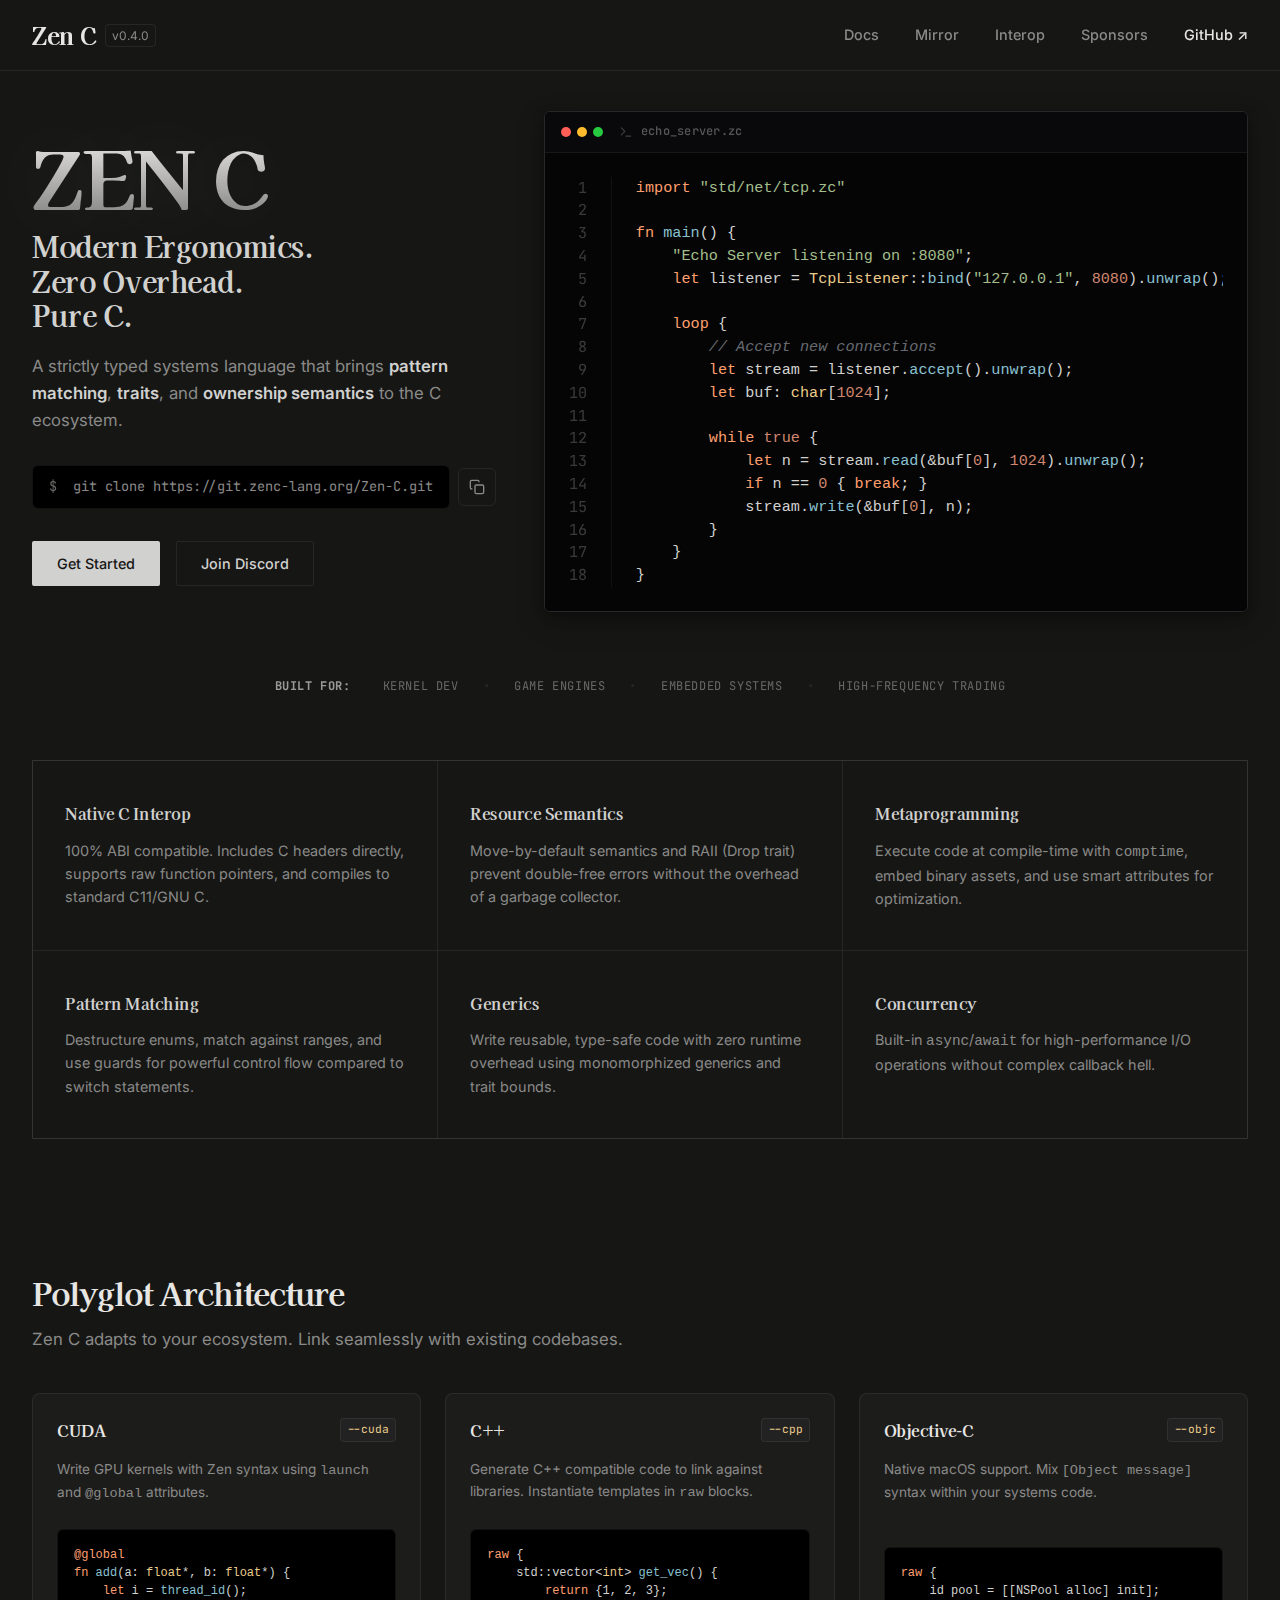
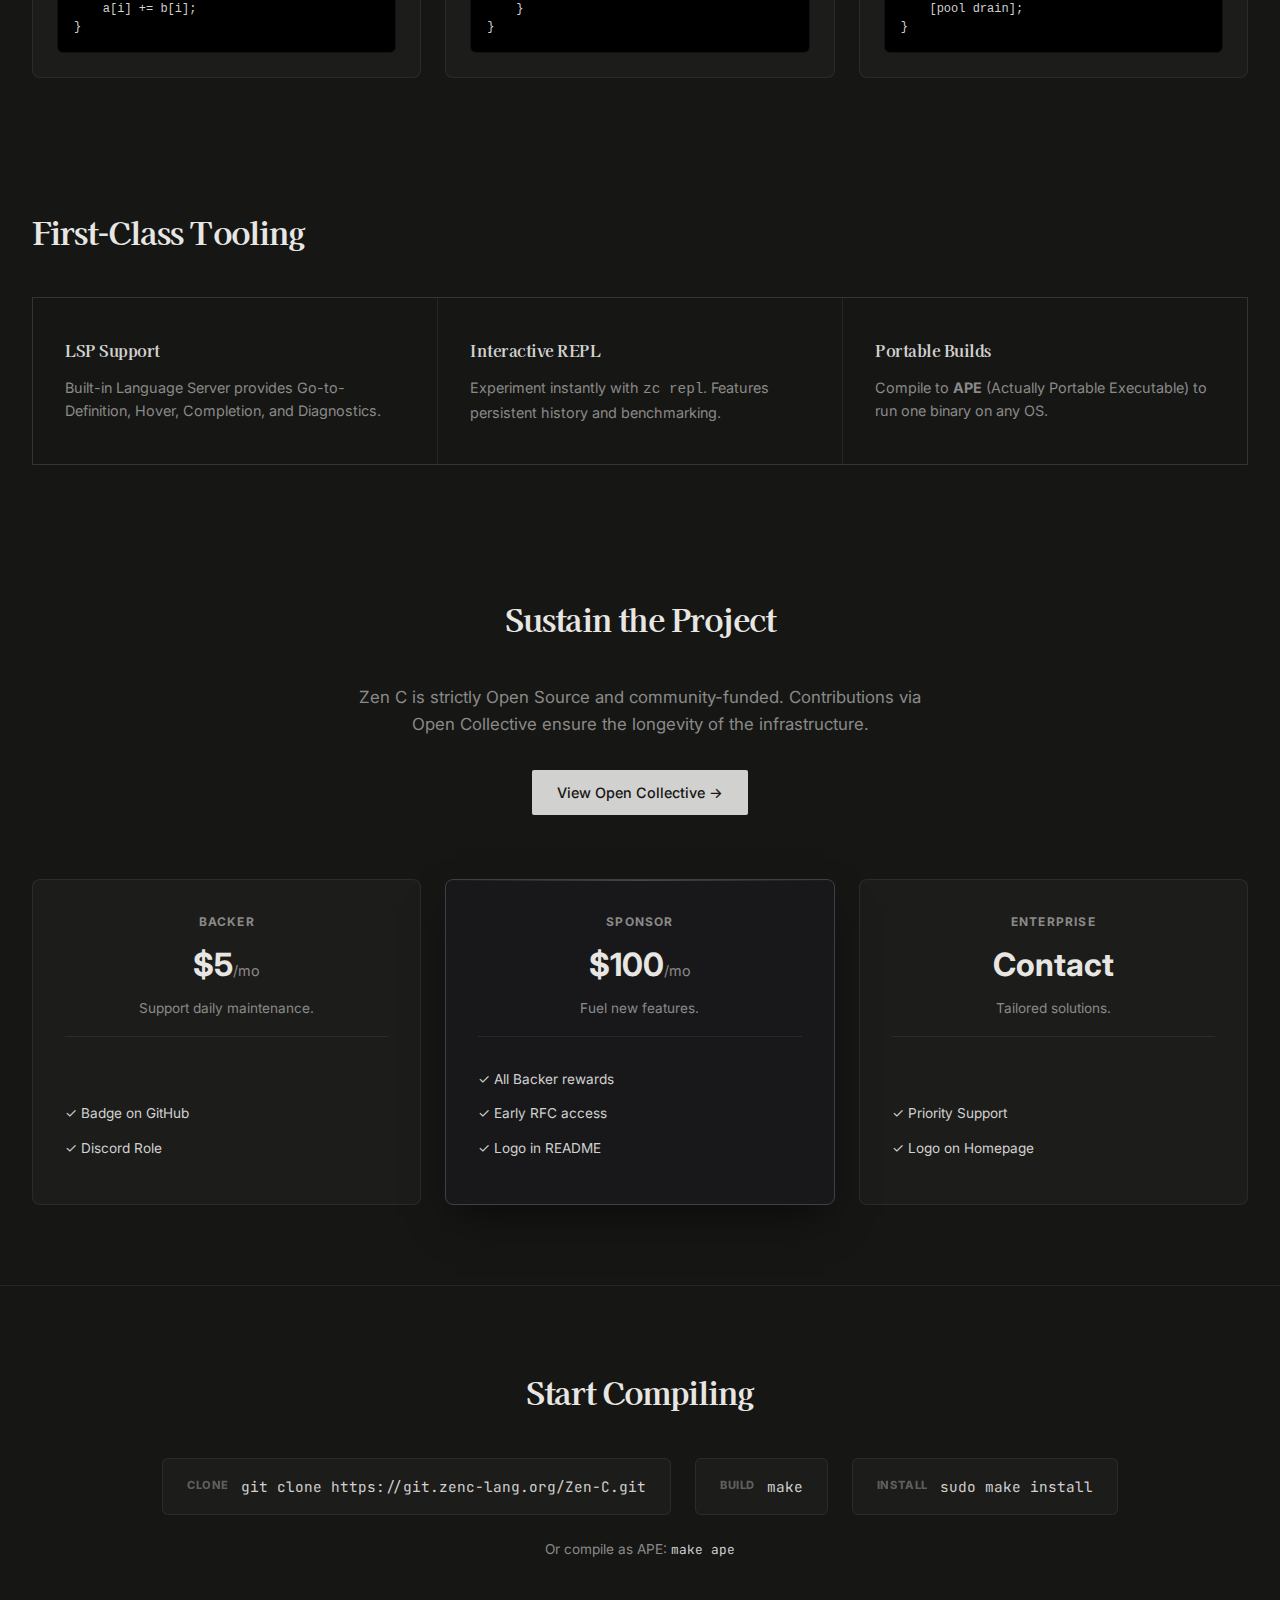
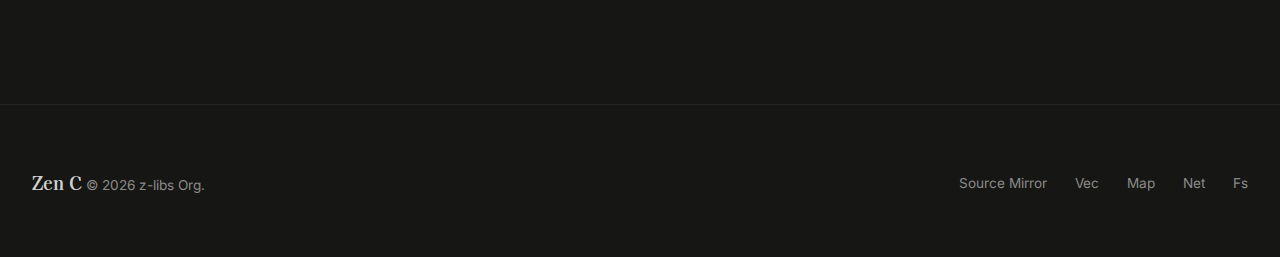
<file: zenc/index.html>
<!DOCTYPE html>
<html lang="en">

<head>
    <meta charset="UTF-8">
    <meta name="viewport" content="width=device-width, initial-scale=1.0">
    <title>Zen C - Modern Ergonomics. Pure C.</title>
    <meta name="description"
        content="A modern systems programming language that compiles to human-readable C11 with zero overhead.">
    <link rel="stylesheet" href="style.css">

    <link rel="preconnect" href="https://fonts.googleapis.com">
    <link rel="preconnect" href="https://fonts.gstatic.com" crossorigin>
    <link
        href="https://fonts.googleapis.com/css2?family=Inter:wght@400;500;600;700&family=JetBrains+Mono:wght@400;500;700&family=Kaisei+Tokumin:wght@500;700;800&display=swap"
        rel="stylesheet">

    <link rel="icon"
        href="data:image/svg+xml,<svg xmlns=%22http://www.w3.org/2000/svg%22 viewBox=%220 0 100 100%22><text y=%22.9em%22 font-size=%2290%22>🟩</text></svg>">
</head>

<body>

    <div class="grid-bg"></div>
    <div class="glow-decoration"></div>

    <header>
        <div class="container nav-container">
            <div class="logo">Zen C <span class="version">v0.4.0</span></div>
            <nav>
                <a href="https://github.com/z-libs/Zen-C/blob/main/README.md">Docs</a>
                <a href="https://git.zenc-lang.org/">Mirror</a>
                <a href="#interop">Interop</a>
                <a href="#sponsors">Sponsors</a>
                <a href="https://github.com/z-libs/Zen-C" class="github-link">GitHub ↗</a>
            </nav>
        </div>
    </header>

    <main>
        <section class="hero container">
            <div class="hero-text">
                <h1 class="mega-title">ZEN C</h1>
                <h2 class="sub-title">Modern Ergonomics.<br>Zero Overhead.<br>Pure C.</h2>

                <p class="lead">
                    A strictly typed systems language that brings <strong>pattern matching</strong>,
                    <strong>traits</strong>, and <strong>ownership semantics</strong> to the C ecosystem.
                </p>

                <div class="cmd-line-wrapper">
                    <div class="cmd-line" id="install-cmd">
                        <span class="prompt">$</span> git clone https://git.zenc-lang.org/Zen-C.git
                    </div>
                    <button class="copy-btn" aria-label="Copy to clipboard" onclick="copyToClipboard()">
                        <svg width="16" height="16" viewBox="0 0 24 24" fill="none" stroke="currentColor"
                            stroke-width="2">
                            <rect x="9" y="9" width="13" height="13" rx="2" ry="2"></rect>
                            <path d="M5 15H4a2 2 0 0 1-2-2V4a2 2 0 0 1 2-2h9a2 2 0 0 1 2 2v1"></path>
                        </svg>
                    </button>
                    <span class="copy-feedback" id="copy-feedback">COPIED</span>
                </div>

                <div class="hero-actions">
                    <a href="https://github.com/z-libs/Zen-C" class="btn btn-primary">Get Started</a>
                    <a href="https://discord.com/invite/q6wEsCmkJP" class="btn btn-secondary">Join Discord</a>
                </div>
            </div>

            <div class="hero-code">
                <div class="code-header-simple">
                    <div class="window-controls">
                        <span class="control red"></span>
                        <span class="control yellow"></span>
                        <span class="control green"></span>
                    </div>
                    <!-- Moved title to be centered or next to controls via CSS -->
                    <div class="file-info">
                        <svg xmlns="http://www.w3.org/2000/svg" width="14" height="14" viewBox="0 0 24 24" fill="none"
                            stroke="currentColor" stroke-width="2" stroke-linecap="round" stroke-linejoin="round"
                            class="terminal-icon">
                            <polyline points="4 17 10 11 4 5"></polyline>
                            <line x1="12" y1="19" x2="20" y2="19"></line>
                        </svg>
                        <span class="file-name-mono">echo_server.zc</span>
                    </div>
                </div>

                <div class="code-body">
                    <div class="line-numbers">
                        <span>1</span>
                        <span>2</span>
                        <span>3</span>
                        <span>4</span>
                        <span>5</span>
                        <span>6</span>
                        <span>7</span>
                        <span>8</span>
                        <span>9</span>
                        <span>10</span>
                        <span>11</span>
                        <span>12</span>
                        <span>13</span>
                        <span>14</span>
                        <span>15</span>
                        <span>16</span>
                        <span>17</span>
                        <span>18</span>
                    </div>
                    <pre><code><span class="kwd">import</span> <span class="str">"std/net/tcp.zc"</span>

<span class="kwd">fn</span> <span class="fn">main</span>() {
    <span class="str">"Echo Server listening on :8080"</span>;
    <span class="kwd">let</span> listener = <span class="typ">TcpListener</span>::<span class="fn">bind</span>(<span class="str">"127.0.0.1"</span>, <span class="num">8080</span>).<span class="fn">unwrap</span>();

    <span class="kwd">loop</span> {
        <span class="com">// Accept new connections</span>
        <span class="kwd">let</span> stream = listener.<span class="fn">accept</span>().<span class="fn">unwrap</span>();
        <span class="kwd">let</span> buf: <span class="typ">char</span>[<span class="num">1024</span>];
        
        <span class="kwd">while</span> <span class="num">true</span> {
            <span class="kwd">let</span> n = stream.<span class="fn">read</span>(&buf[<span class="num">0</span>], <span class="num">1024</span>).<span class="fn">unwrap</span>();
            <span class="kwd">if</span> n == <span class="num">0</span> { <span class="kwd">break</span>; }
            stream.<span class="fn">write</span>(&buf[<span class="num">0</span>], n);
        }
    }
}</code></pre>
                </div>
            </div>
        </section>

        <div class="container">
            <div class="use-cases-ticker">
                <span class="uc-label">BUILT FOR:</span>
                <span class="uc-item">KERNEL DEV</span>
                <span class="uc-dot">•</span>
                <span class="uc-item">GAME ENGINES</span>
                <span class="uc-dot">•</span>
                <span class="uc-item">EMBEDDED SYSTEMS</span>
                <span class="uc-dot">•</span>
                <span class="uc-item">HIGH-FREQUENCY TRADING</span>
            </div>
        </div>

        <section class="container">
            <div class="features-grid">
                <div class="feature-card">
                    <h3>Native C Interop</h3>
                    <p>100% ABI compatible. Includes C headers directly, supports raw function pointers, and compiles to
                        standard C11/GNU C.</p>
                </div>
                <div class="feature-card">
                    <h3>Resource Semantics</h3>
                    <p>Move-by-default semantics and RAII (Drop trait) prevent double-free errors without the overhead
                        of a
                        garbage collector.</p>
                </div>
                <div class="feature-card">
                    <h3>Metaprogramming</h3>
                    <p>Execute code at compile-time with <code>comptime</code>, embed binary assets, and use smart
                        attributes for optimization.</p>
                </div>
                <div class="feature-card">
                    <h3>Pattern Matching</h3>
                    <p>Destructure enums, match against ranges, and use guards for powerful control flow compared to
                        switch
                        statements.</p>
                </div>
                <div class="feature-card">
                    <h3>Generics</h3>
                    <p>Write reusable, type-safe code with zero runtime overhead using monomorphized generics and trait
                        bounds.</p>
                </div>
                <div class="feature-card">
                    <h3>Concurrency</h3>
                    <p>Built-in <code>async</code>/<code>await</code> for high-performance I/O operations without
                        complex
                        callback hell.</p>
                </div>
            </div>
        </section>

        <section id="interop" class="container section-pad">
            <div class="section-header">
                <h2 class="section-title">Polyglot Architecture</h2>
                <p class="section-desc">Zen C adapts to your ecosystem. Link seamlessly with existing codebases.</p>
            </div>

            <div class="interop-grid">
                <div class="interop-card">
                    <div class="interop-header">
                        <h3>CUDA</h3>
                        <span class="flag-badge">--cuda</span>
                    </div>
                    <p>Write GPU kernels with Zen syntax using <code>launch</code> and <code>@global</code> attributes.
                    </p>
                    <div class="mini-code">
                        <pre><code><span class="kwd">@global</span>
<span class="kwd">fn</span> <span class="fn">add</span>(a: <span class="typ">float</span>*, b: <span class="typ">float</span>*) {
    <span class="kwd">let</span> i = <span class="fn">thread_id</span>();
    a[i] += b[i];
}</code></pre>
                    </div>
                </div>

                <div class="interop-card">
                    <div class="interop-header">
                        <h3>C++</h3>
                        <span class="flag-badge">--cpp</span>
                    </div>
                    <p>Generate C++ compatible code to link against libraries. Instantiate templates in <code>raw</code>
                        blocks.</p>
                    <div class="mini-code">
                        <pre><code><span class="kwd">raw</span> {
    std::vector&lt;<span class="typ">int</span>&gt; <span class="fn">get_vec</span>() {
        <span class="kwd">return</span> {1, 2, 3};
    }
}</code></pre>
                    </div>
                </div>

                <div class="interop-card">
                    <div class="interop-header">
                        <h3>Objective-C</h3>
                        <span class="flag-badge">--objc</span>
                    </div>
                    <p>Native macOS support. Mix <code>[Object message]</code> syntax within your systems code.</p>
                    <div class="mini-code">
                        <pre><code><span class="kwd">raw</span> {
    id pool = [[NSPool alloc] init];
    [pool drain];
}</code></pre>
                    </div>
                </div>
            </div>
        </section>

        <section class="container section-pad">
            <div class="section-header">
                <h2 class="section-title">First-Class Tooling</h2>
            </div>
            <div class="features-grid tooling-grid">
                <div class="feature-card">
                    <h3>LSP Support</h3>
                    <p>Built-in Language Server provides Go-to-Definition, Hover, Completion, and Diagnostics.</p>
                </div>
                <div class="feature-card">
                    <h3>Interactive REPL</h3>
                    <p>Experiment instantly with <code>zc repl</code>. Features persistent history and benchmarking.</p>
                </div>
                <div class="feature-card">
                    <h3>Portable Builds</h3>
                    <p>Compile to <strong>APE</strong> (Actually Portable Executable) to run one binary on any OS.</p>
                </div>
            </div>
        </section>

        <section id="sponsors" class="container section-pad">
            <div class="sponsors-container">
                <div class="sponsors-intro">
                    <h2 class="section-title">Sustain the Project</h2>
                    <p class="section-desc">
                        Zen C is strictly Open Source and community-funded.
                        Contributions via Open Collective ensure the longevity of the infrastructure.
                    </p>
                    <a href="https://opencollective.com/z-libs" class="btn btn-primary" target="_blank">
                        View Open Collective &rarr;
                    </a>
                </div>

                <div class="tiers-grid">
                    <div class="tier-card">
                        <div class="tier-name">Backer</div>
                        <div class="tier-price">$5<span>/mo</span></div>
                        <p class="tier-desc">Support daily maintenance.</p>
                        <ul class="tier-features">
                            <li>✓ Badge on GitHub</li>
                            <li>✓ Discord Role</li>
                        </ul>
                    </div>
                    <div class="tier-card featured">
                        <div class="tier-name">Sponsor</div>
                        <div class="tier-price">$100<span>/mo</span></div>
                        <p class="tier-desc">Fuel new features.</p>
                        <ul class="tier-features">
                            <li>✓ All Backer rewards</li>
                            <li>✓ Early RFC access</li>
                            <li>✓ Logo in README</li>
                        </ul>
                    </div>
                    <div class="tier-card">
                        <div class="tier-name">Enterprise</div>
                        <div class="tier-price">Contact</div>
                        <p class="tier-desc">Tailored solutions.</p>
                        <ul class="tier-features">
                            <li>✓ Priority Support</li>
                            <li>✓ Logo on Homepage</li>
                        </ul>
                    </div>
                </div>
            </div>
        </section>

        <section class="container section-pad installation">
            <h2 class="section-title">Start Compiling</h2>
            <div class="install-steps">
                <div class="step">
                    <span class="step-label">CLONE</span>
                    <code>git clone https://git.zenc-lang.org/Zen-C.git</code>
                </div>
                <div class="step">
                    <span class="step-label">BUILD</span>
                    <code>make</code>
                </div>
                <div class="step">
                    <span class="step-label">INSTALL</span>
                    <code>sudo make install</code>
                </div>
            </div>
            <div class="install-note">
                Or compile as APE: <code>make ape</code>
            </div>
        </section>

    </main>

    <footer class="container">
        <div class="footer-col">
            <strong class="footer-logo">Zen C</strong>
            <span>&copy; 2026 z-libs Org.</span>
        </div>
        <div class="footer-links">
            <a href="https://git.zenc-lang.org/">Source Mirror</a>
            <a href="https://github.com/z-libs/Zen-C/blob/main/docs/std/vec.md">Vec</a>
            <a href="https://github.com/z-libs/Zen-C/blob/main/docs/std/map.md">Map</a>
            <a href="https://github.com/z-libs/Zen-C/blob/main/docs/std/net.md">Net</a>
            <a href="https://github.com/z-libs/Zen-C/blob/main/docs/std/fs.md">Fs</a>
        </div>
    </footer>

    <script>
        function copyToClipboard() {
            const cmdElement = document.getElementById('install-cmd');
            // Clean logic to extract text
            let text = cmdElement.innerText;
            if (text.startsWith('$')) {
                text = text.substring(1).trim();
            }

            navigator.clipboard.writeText(text).then(() => {
                const feedback = document.getElementById('copy-feedback');
                feedback.style.opacity = '1';
                setTimeout(() => {
                    feedback.style.opacity = '0';
                }, 2000);
            });
        }
    </script>
</body>

</html>
</file>
<file: zenc/style.css>
:root {
    /* "Zen Temple" Color Palette */
    --bg: #161615;
    --surface: #1c1c1b;
    --fg: #d1d1cf;
    --muted: #8a8a88;
    --border: rgba(232, 230, 227, 0.08);
    --primary: #e8e6e3;

    /* Syntax Highlighting */
    --kwd: #ff9f6e;
    --str: #a3be8c;
    --typ: #ebcb8b;
    --fn: #88c0d0;
    --num: #d08770;
    --com: #656a70;
}

* {
    box-sizing: border-box;
    margin: 0;
    padding: 0;
}

html {
    scroll-behavior: smooth;
    scroll-padding-top: 100px;
    overflow-x: hidden;
    max-width: 100%;
}

body {
    background-color: var(--bg);
    color: var(--fg);
    font-family: 'Inter', -apple-system, BlinkMacSystemFont, sans-serif;
    line-height: 1.6;
    -webkit-font-smoothing: antialiased;
    overflow-x: hidden;
    max-width: 100%;
    position: relative;
    width: 100%;
}

.grid-bg,
.glow-decoration {
    display: none;
}

/* --- DESKTOP LAYOUT --- */
.container {
    max-width: 1600px;
    /* Increased max-width for wider layout */
    margin: 0 auto;
    padding: 0 2rem;
}

/* --- Typography --- */
h1,
h2,
h3 {
    color: var(--primary);
    letter-spacing: -0.03em;
    font-family: 'Kaisei Tokumin', serif;
}

.section-title {
    font-size: 2rem;
    font-weight: 700;
    margin-bottom: 0.5rem;
}

section[id] {
    scroll-margin-top: 140px;
}

.section-desc {
    color: var(--muted);
    font-size: 1.05rem;
    max-width: 600px;
}

.section-pad {
    padding-bottom: 5rem;
    padding-top: 3rem;
}

.section-header {
    margin-bottom: 2.5rem;
}

/* --- Navigation --- */
header {
    border-bottom: 1px solid var(--border);
    padding: 1rem 0;
    margin-bottom: 2.5rem;
    background: rgba(22, 22, 21, 0.95);
    backdrop-filter: blur(16px);
    -webkit-backdrop-filter: blur(16px);
    position: sticky;
    top: 0;
    z-index: 100;
}

.nav-container {
    display: flex;
    justify-content: space-between;
    align-items: center;
}

.logo {
    font-family: 'Kaisei Tokumin', serif;
    font-weight: 800;
    font-size: 1.5rem;
    color: var(--primary);
    display: flex;
    align-items: center;
    gap: 8px;
    cursor: default;
    letter-spacing: -0.02em;
}

.version {
    color: var(--muted);
    font-family: 'Inter', sans-serif;
    font-size: 0.75rem;
    border: 1px solid var(--border);
    padding: 1px 6px;
    border-radius: 4px;
    font-weight: 400;
    letter-spacing: 0;
}

nav a {
    color: var(--muted);
    text-decoration: none;
    font-size: 0.9rem;
    margin-left: 2rem;
    transition: color 0.2s;
    font-weight: 500;
}

nav a:hover,
nav a.github-link {
    color: var(--primary);
}

/* --- Hero --- */
.hero {
    display: grid;
    /* WIDER TERMINAL: ~30% Text / ~70% Terminal */
    grid-template-columns: 0.5fr 1.5fr;
    gap: 3rem;
    align-items: center;
    margin-bottom: 3rem;
    margin-top: 1rem;
}

.mega-title {
    font-family: 'Kaisei Tokumin', serif;
    font-size: 5rem;
    font-weight: 800;
    letter-spacing: -0.03em;
    line-height: 0.95;
    margin-bottom: 1rem;
    background: linear-gradient(180deg, var(--primary) 0%, var(--muted) 100%);
    -webkit-background-clip: text;
    background-clip: text;
    -webkit-text-fill-color: transparent;
    text-shadow: 0 0 80px rgba(255, 255, 255, 0.15);
}

.sub-title {
    font-size: 1.8rem;
    line-height: 1.2;
    font-weight: 600;
    letter-spacing: -0.5px;
    color: var(--fg);
    margin-bottom: 1.25rem;
}

.lead {
    font-size: 1.05rem;
    color: var(--muted);
    margin-bottom: 2rem;
    max-width: 95%;
    line-height: 1.6;
}

.lead strong {
    color: var(--fg);
    font-weight: 600;
}

/* Command Line */
.cmd-line-wrapper {
    display: flex;
    align-items: center;
    gap: 8px;
    margin-bottom: 2rem;
    position: relative;
    max-width: 100%;
}

.cmd-line {
    background: #000;
    border: 1px solid var(--border);
    padding: 10px 16px;
    font-family: 'JetBrains Mono', monospace;
    font-size: 0.85rem;
    color: var(--muted);
    border-radius: 6px;
    white-space: nowrap;
    overflow-x: auto;
}

.prompt {
    color: var(--fg);
    margin-right: 8px;
    user-select: none;
    opacity: 0.5;
}

.copy-btn {
    background: transparent;
    border: 1px solid var(--border);
    color: var(--muted);
    width: 38px;
    height: 38px;
    border-radius: 6px;
    cursor: pointer;
    display: flex;
    align-items: center;
    justify-content: center;
    transition: all 0.2s;
    flex-shrink: 0;
}

.copy-btn:hover {
    background: #1a1a1a;
    color: var(--primary);
    border-color: #333;
}

.copy-feedback {
    position: absolute;
    left: 100%;
    margin-left: 12px;
    color: var(--kwd);
    font-size: 0.75rem;
    font-weight: 600;
    opacity: 0;
    transition: opacity 0.2s;
    pointer-events: none;
    text-transform: uppercase;
    letter-spacing: 1px;
}

.hero-actions {
    display: flex;
    gap: 1rem;
    align-items: center;
}

.btn {
    text-decoration: none;
    font-weight: 500;
    font-size: 0.9rem;
    padding: 10px 24px;
    border-radius: 2px;
    transition: 0.2s;
    border: 1px solid transparent;
}

.btn-primary {
    background: var(--fg);
    color: var(--bg);
}

.btn-primary:hover {
    background: #fff;
    transform: translateY(-1px);
}

.btn-secondary {
    background: transparent;
    color: var(--fg);
    border: 1px solid var(--border);
}

.btn-secondary:hover {
    border-color: var(--muted);
    background: rgba(255, 255, 255, 0.03);
}

/* --- Code Block with Line Numbers --- */
.hero-code {
    background: #050505;
    border: 1px solid #27272a;
    border-radius: 6px;
    overflow: hidden;
    box-shadow: 0 4px 12px rgba(0, 0, 0, 0.3), 0 10px 30px rgba(0, 0, 0, 0.2);
    width: 100%;
    /* Ensure it doesn't overflow horizontally */
    max-width: 100%;
}

.code-header-simple {
    display: flex;
    align-items: center;
    justify-content: space-between;
    border-bottom: 1px solid #18181b;
    padding: 10px 16px;
    background: #09090b;
}

.window-controls {
    display: flex;
    gap: 6px;
}

.control {
    width: 10px;
    height: 10px;
    border-radius: 50%;
}

.control.red {
    background-color: #ff5f56;
}

.control.yellow {
    background-color: #ffbd2e;
}

.control.green {
    background-color: #27c93f;
}

.file-info {
    display: flex;
    align-items: center;
    gap: 8px;
    margin-right: auto;
    margin-left: 16px;
    opacity: 0.6;
}

.terminal-icon {
    color: var(--muted);
    opacity: 0.7;
}

.file-name-mono {
    font-family: 'JetBrains Mono', monospace;
    font-size: 0.75rem;
    color: var(--muted);
    font-weight: 500;
    letter-spacing: 0.02em;
}

/* Flex Container for Line Numbers + Code */
.code-body {
    display: flex;
    padding: 1.5rem;
    background: #050505;
}

.line-numbers {
    display: flex;
    flex-direction: column;
    color: var(--muted);
    opacity: 0.4;
    text-align: right;
    padding-right: 1.5rem;
    user-select: none;
    /* Prevent copying line numbers */
    font-family: 'JetBrains Mono', monospace;
    font-size: 0.95rem;
    line-height: 1.5;
    border-right: 1px solid #27272a;
    margin-right: 1.5rem;
    min-width: 2.5rem;
}

pre {
    padding: 0;
    margin: 0;
    white-space: pre;
    overflow-x: auto;
    font-family: 'JetBrains Mono', monospace;
    font-size: 0.95rem;
    line-height: 1.5;
    color: var(--fg);
    flex-grow: 1;
}

pre code {
    display: block;
    min-width: 100%;
}

/* Syntax Colors */
.kwd {
    color: var(--kwd);
}

.str {
    color: var(--str);
}

.typ {
    color: var(--typ);
}

.fn {
    color: var(--fn);
}

.num {
    color: var(--num);
}

.com {
    color: var(--com);
    font-style: italic;
}

/* --- Use Cases Ticker --- */
.use-cases-ticker {
    display: flex;
    justify-content: center;
    align-items: center;
    gap: 1.5rem;
    margin-bottom: 4rem;
    font-family: 'JetBrains Mono', monospace;
    font-size: 0.75rem;
    color: var(--muted);
    text-transform: uppercase;
    letter-spacing: 0.05em;
    opacity: 0.7;
    flex-wrap: wrap;
    padding-top: 1rem;
    border-top: 1px solid transparent;
}

.uc-label {
    color: var(--fg);
    font-weight: 700;
    margin-right: 0.5rem;
}

.uc-dot {
    opacity: 0.2;
}

/* --- Features & Tooling --- */
.features-grid {
    display: grid;
    grid-template-columns: repeat(3, 1fr);
    gap: 1px;
    background: var(--border);
    border: 1px solid var(--border);
    margin-bottom: 5rem;
    border-radius: 1px;
}

.tooling-grid {
    border: 1px solid var(--border);
    margin-bottom: 0;
}

.feature-card {
    background: var(--bg);
    padding: 2.5rem 2rem;
    transition: background 0.2s;
}

.feature-card:hover {
    background: #0c0c0e;
}

.feature-card h3 {
    font-size: 1rem;
    margin-bottom: 0.75rem;
    font-weight: 600;
    color: var(--fg);
}

.feature-card p {
    font-size: 0.9rem;
    color: var(--muted);
    line-height: 1.6;
}

/* --- Interop Grid --- */
.interop-grid {
    display: grid;
    grid-template-columns: repeat(3, 1fr);
    gap: 1.5rem;
}

.interop-card {
    background: var(--surface);
    border: 1px solid var(--border);
    border-radius: 8px;
    padding: 1.5rem;
    display: flex;
    flex-direction: column;
    transition: border-color 0.2s;
}

.interop-card:hover {
    border-color: rgba(255, 255, 255, 0.15);
}

.interop-header {
    display: flex;
    justify-content: space-between;
    align-items: center;
    margin-bottom: 1rem;
}

.interop-header h3 {
    font-size: 1rem;
    font-weight: 600;
}

.flag-badge {
    background: #222;
    color: var(--typ);
    font-family: 'JetBrains Mono', monospace;
    font-size: 0.7rem;
    padding: 2px 6px;
    border-radius: 4px;
    border: 1px solid var(--border);
}

.interop-card p {
    font-size: 0.85rem;
    color: var(--muted);
    margin-bottom: 1.5rem;
    flex-grow: 1;
}

.mini-code {
    background: #000;
    padding: 1rem;
    border-radius: 6px;
    border: 1px solid var(--border);
}

.mini-code pre {
    padding: 0;
    font-size: 0.75rem;
}

/* --- Sponsors --- */
.sponsors-container {
    display: flex;
    flex-direction: column;
    align-items: center;
    text-align: center;
    gap: 4rem;
}

.sponsors-intro {
    display: flex;
    flex-direction: column;
    align-items: center;
    gap: 2rem;
    max-width: 600px;
    margin: 0 auto;
}

.tiers-grid {
    display: grid;
    grid-template-columns: repeat(3, 1fr);
    gap: 1.5rem;
    width: 100%;
}

.tier-card {
    background: var(--surface);
    border: 1px solid var(--border);
    border-radius: 8px;
    padding: 2rem;
    text-align: center;
    transition: transform 0.2s, border-color 0.2s;
    display: flex;
    flex-direction: column;
}

.tier-card:hover {
    transform: translateY(-4px);
    border-color: #333;
}

.tier-card.featured {
    background: #18181b;
    border-color: #3f3f46;
    position: relative;
    overflow: hidden;
    box-shadow: 0 20px 40px -10px rgba(0, 0, 0, 0.5);
}

.tier-card.featured::after {
    content: "";
    position: absolute;
    top: 0;
    left: 0;
    right: 0;
    height: 1px;
    background: linear-gradient(90deg, transparent, rgba(255, 255, 255, 0.2), transparent);
}

.tier-name {
    font-size: 0.75rem;
    font-weight: 700;
    text-transform: uppercase;
    color: var(--muted);
    margin-bottom: 0.5rem;
    letter-spacing: 0.1em;
}

.tier-price {
    font-size: 2rem;
    font-weight: 700;
    color: var(--primary);
    margin-bottom: 0.5rem;
}

.tier-price span {
    font-size: 0.9rem;
    color: var(--muted);
    font-weight: 400;
}

.tier-desc {
    font-size: 0.85rem;
    color: var(--muted);
    margin-bottom: 2rem;
    padding-bottom: 1rem;
    border-bottom: 1px solid var(--border);
}

.tier-features {
    list-style: none;
    text-align: left;
    font-size: 0.85rem;
    color: var(--fg);
    margin-top: auto;
}

.tier-features li {
    margin-bottom: 0.8rem;
    display: flex;
    gap: 8px;
}

/* --- Installation --- */
.installation {
    text-align: center;
    border-top: 1px solid var(--border);
    padding-top: 5rem;
    padding-bottom: 5rem;
}

.install-steps {
    display: flex;
    justify-content: center;
    gap: 1.5rem;
    margin: 2.5rem 0 1.5rem 0;
    flex-wrap: wrap;
}

.step {
    background: var(--surface);
    padding: 16px 24px;
    border: 1px solid var(--border);
    border-radius: 6px;
    display: flex;
    align-items: center;
    gap: 12px;
}

.step-label {
    font-size: 0.7rem;
    font-weight: 800;
    color: var(--muted);
    letter-spacing: 0.05em;
    opacity: 0.6;
}

.step code {
    font-family: 'JetBrains Mono', monospace;
    font-size: 0.9rem;
    color: var(--fg);
}

.install-note {
    color: var(--muted);
    font-size: 0.85rem;
}

.install-note code {
    color: var(--fg);
    font-family: 'JetBrains Mono', monospace;
    font-size: 0.8rem;
}

/* --- Footer --- */
footer.container {
    border-top: 1px solid var(--border);
    padding: 4rem 2rem;
    margin-top: 4rem;
    display: flex;
    justify-content: space-between;
    align-items: center;
    font-size: 0.85rem;
    color: var(--muted);
}

.footer-logo {
    color: var(--fg);
    font-family: 'Kaisei Tokumin', serif;
    font-weight: 700;
    font-size: 1.1rem;
}

.footer-links a {
    margin-left: 24px;
    color: var(--muted);
    text-decoration: none;
    transition: color 0.2s;
}

.footer-links a:hover {
    color: var(--fg);
}

/* --- Mobile Responsiveness --- */
@media (max-width: 900px) {
    .container {
        padding: 0 1.25rem;
    }

    .section-pad {
        padding-top: 4rem;
        padding-bottom: 4rem;
    }

    /* Hero */
    .hero {
        grid-template-columns: 1fr;
        gap: 2.5rem;
        text-align: center;
        margin-top: 2rem;
    }

    .hero-text {
        align-items: center;
        display: flex;
        flex-direction: column;
    }

    .mega-title {
        font-size: clamp(3rem, 15vw, 4.5rem);
        line-height: 1;
        letter-spacing: -0.04em;
    }

    .sub-title {
        font-size: 1.35rem;
        max-width: 100%;
        margin-bottom: 2rem;
    }

    /* Terminal: Edge-to-Edge */
    /* Terminal: Centered Card */
    .hero-code {
        width: 100%;
        margin: 0 auto;
        border-radius: 6px;
        text-align: left;
        border: 1px solid #27272a;
    }

    .code-body {
        padding: 1.25rem;
    }

    .line-numbers {
        font-size: 0.75rem;
        /* Smaller mobile font */
        padding-right: 0.75rem;
        margin-right: 0.75rem;
        min-width: 1.5rem;
    }

    pre {
        font-size: 0.75rem;
        tab-size: 2;
    }

    .code-header-simple {
        padding-left: 1.25rem;
        padding-right: 1.25rem;
    }

    /* Command Line */
    .cmd-line-wrapper {
        flex-direction: column;
        width: 100%;
        gap: 12px;
        align-items: stretch;
    }

    .cmd-line {
        width: 100%;
        text-align: left;
        overflow-x: auto;
    }

    .copy-btn {
        width: 100%;
        height: 44px;
    }

    .copy-feedback {
        position: relative;
        left: 0;
        bottom: 0;
        margin: 0;
        margin-top: -8px;
        text-align: center;
        width: 100%;
    }

    /* Header / Nav */
    header {
        position: relative;
        padding: 1.5rem 0;
    }

    .nav-container {
        flex-direction: column;
        gap: 1.5rem;
    }

    nav {
        display: flex;
        flex-wrap: wrap;
        justify-content: center;
        gap: 1.25rem;
    }

    nav a {
        margin: 0 0.5rem;
    }

    /* Vertical Stack for Mobile */
    .features-grid,
    .interop-grid,
    .tiers-grid {
        display: flex;
        flex-direction: column;
        gap: 1.5rem;
        width: 100%;
        background: transparent;
        border: none;
        margin-left: 0;
        margin-right: 0;
        overflow: visible;
    }

    .feature-card {
        border: 1px solid var(--border);
        border-radius: 6px;
        padding: 2rem 1.5rem;
    }

    .interop-card,
    .tier-card {
        width: 100%;
        max-width: none;
    }

    /* Use Cases - Native Horizontal Scroll */
    .use-cases-ticker {
        justify-content: flex-start;
        overflow-x: auto;
        padding-bottom: 1.5rem;
        flex-wrap: nowrap;
        -webkit-overflow-scrolling: touch;
        gap: 1rem;
    }

    .use-cases-ticker .uc-item,
    .use-cases-ticker .uc-label,
    .use-cases-ticker .uc-dot {
        flex-shrink: 0;
        white-space: nowrap;
    }

    /* Installation */
    .install-steps {
        flex-direction: column;
        gap: 1rem;
    }

    .step {
        width: 100%;
        justify-content: space-between;
    }

    /* Footer */
    footer.container {
        flex-direction: column;
        gap: 2rem;
        text-align: center;
        padding-top: 4rem;
        padding-bottom: 4rem;
    }

    .footer-links {
        display: flex;
        flex-wrap: wrap;
        justify-content: center;
        gap: 1.5rem;
    }

    .footer-links a {
        margin: 0;
    }
}
</file>
